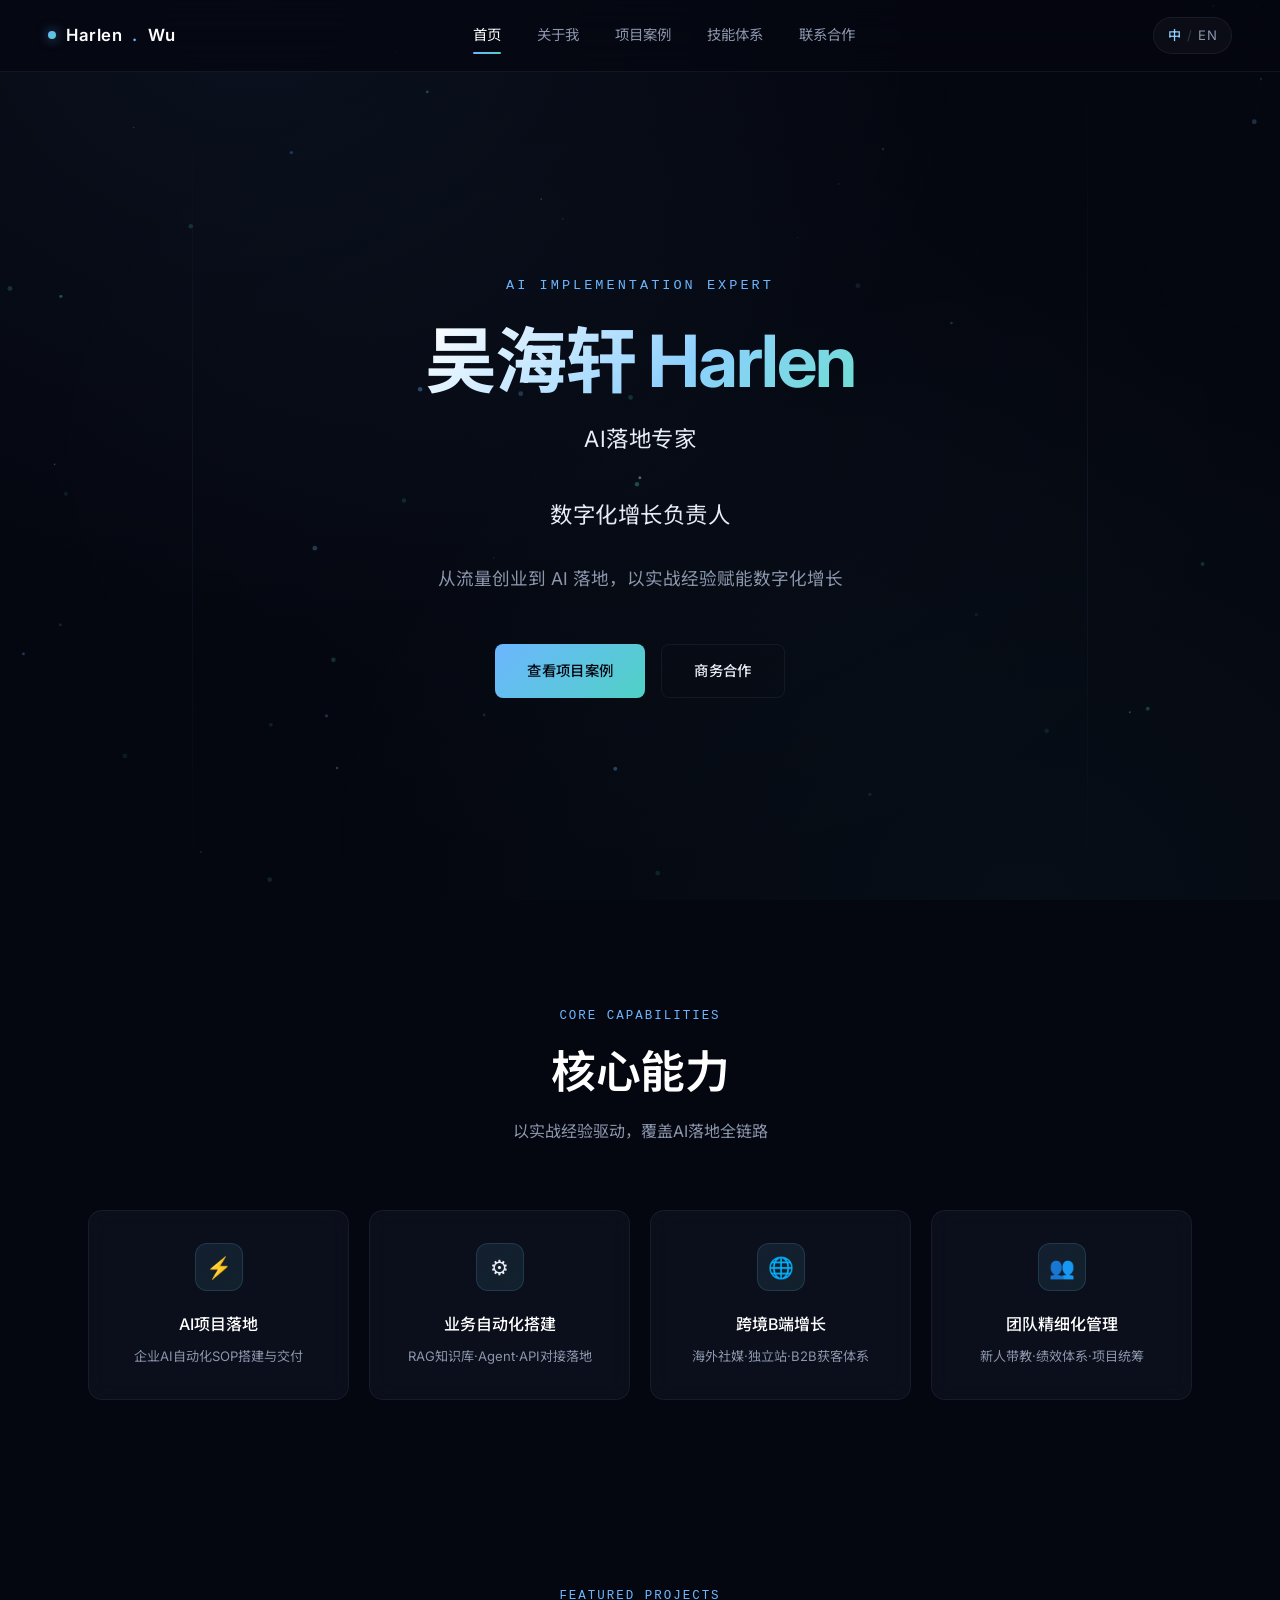
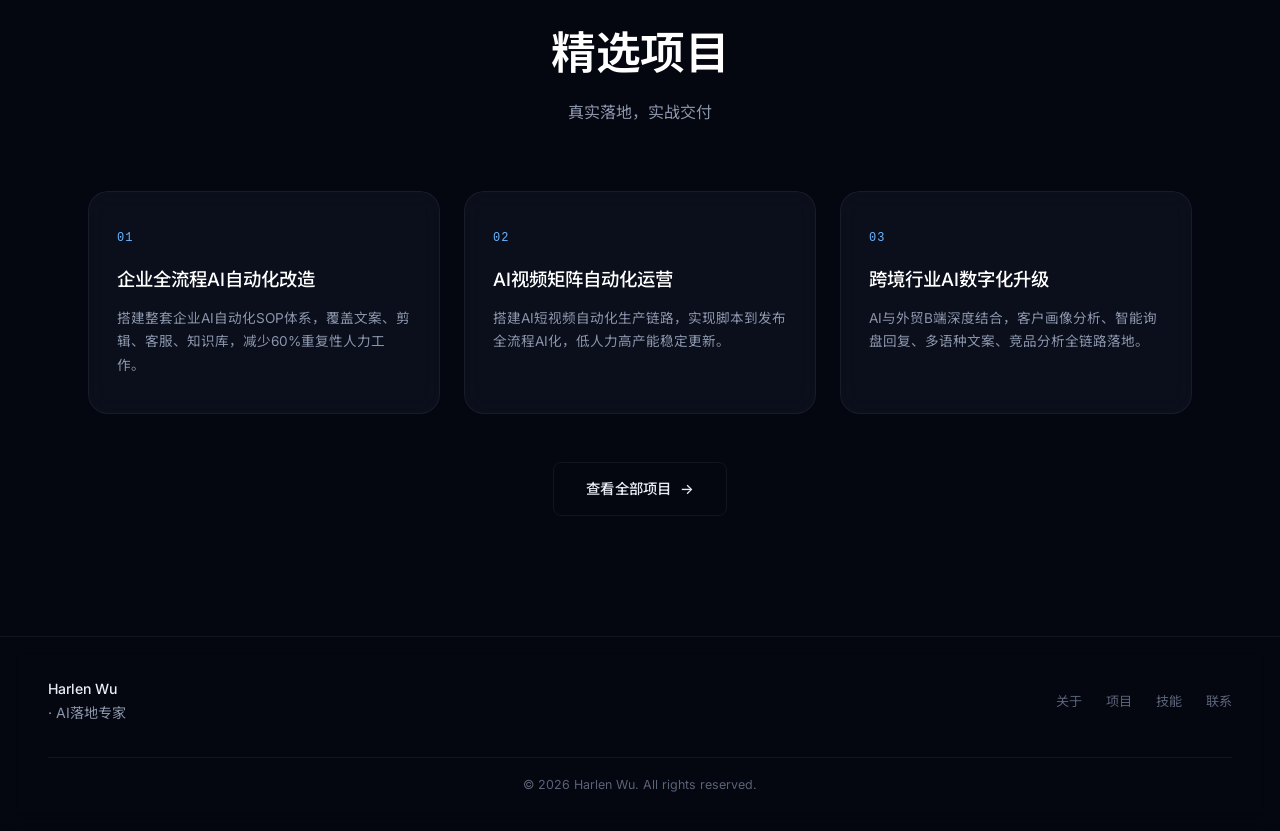
<file: index.html>
<!DOCTYPE html>
<html lang="zh">
<head>
  <meta charset="UTF-8">
  <meta name="viewport" content="width=device-width, initial-scale=1.0">
  <title>吴海轩 Harlen | AI落地专家 · 数字化增长负责人</title>
  <meta name="description" content="吴海轩（Harlen），AI落地专家与数字化增长负责人。专注企业AI自动化落地、业务流程改造、跨境数字化升级。从流量创业到AI落地，以实战经验赋能数字化增长。">
  <meta name="keywords" content="AI落地,数字化增长,企业AI自动化,跨境数字化,AI Agent,RAG知识库,吴海轩,Harlen">
  <meta property="og:title" content="吴海轩 Harlen | AI落地专家 · 数字化增长负责人">
  <meta property="og:description" content="从流量创业到AI落地，以实战经验赋能数字化增长">
  <meta property="og:type" content="website">
  <link rel="preconnect" href="https://fonts.googleapis.com">
  <link rel="preconnect" href="https://fonts.gstatic.com" crossorigin>
  <link href="https://fonts.googleapis.com/css2?family=Inter:wght@300;400;500;600;700&family=Noto+Sans+SC:wght@300;400;500;600;700&display=swap" rel="stylesheet">
  <link rel="stylesheet" href="css/style.css">
</head>
<body>
  <canvas id="particle-canvas"></canvas>
  <div class="bg-gradient-overlay"></div>

  <!-- Navigation -->
  <nav class="navbar">
    <a href="index.html" class="nav-brand">
      <span class="brand-dot"></span>
      Harlen<span style="color:var(--accent-ice);">.</span>Wu
    </a>
    <ul class="nav-links">
      <li><a href="index.html" data-cn="首页" data-en="Home">首页</a></li>
      <li><a href="about.html" data-cn="关于我" data-en="About">关于我</a></li>
      <li><a href="projects.html" data-cn="项目案例" data-en="Projects">项目案例</a></li>
      <li><a href="skills.html" data-cn="技能体系" data-en="Skills">技能体系</a></li>
      <li><a href="contact.html" data-cn="联系合作" data-en="Contact">联系合作</a></li>
    </ul>
    <div class="nav-right">
      <div class="lang-toggle">
        <span class="lang-cn">中</span>
        <span style="opacity:0.3;">/</span>
        <span class="lang-en">EN</span>
      </div>
      <div class="hamburger">
        <span></span><span></span><span></span>
      </div>
    </div>
  </nav>

  <!-- Page Content -->
  <div class="page-wrapper">
    <!-- Hero Section -->
    <section class="hero">
      <div class="hero-bg-lines"></div>
      <div class="hero-content">
        <p class="hero-greeting" data-cn="AI Implementation Expert" data-en="AI Implementation Expert">AI Implementation Expert</p>
        <h1 class="hero-name">吴海轩 Harlen</h1>
        <p class="hero-title">
          <span data-cn="AI落地专家" data-en="AI Implementation Expert">AI落地专家</span>
          <span style="margin:0 12px;color:var(--text-muted);">·</span>
          <span data-cn="数字化增长负责人" data-en="Digital Growth Leader">数字化增长负责人</span>
        </p>
        <p class="hero-slogan" data-cn="从流量创业到 AI 落地，以实战经验赋能数字化增长" data-en="From traffic entrepreneurship to AI implementation, empowering digital growth with practical experience">
          从流量创业到 AI 落地，以实战经验赋能数字化增长
        </p>
        <div class="hero-cta">
          <a href="projects.html" class="btn btn-primary">
            <span data-cn="查看项目案例" data-en="View Projects">查看项目案例</span>
          </a>
          <a href="contact.html" class="btn btn-ghost">
            <span data-cn="商务合作" data-en="Contact Me">商务合作</span>
          </a>
        </div>
      </div>
    </section>

    <!-- Core Capabilities -->
    <section class="capabilities">
      <div class="container">
        <div class="section-header reveal">
          <span class="section-tag">CORE CAPABILITIES</span>
          <h2 class="section-title" data-cn="核心能力" data-en="Core Capabilities">核心能力</h2>
          <p class="section-subtitle" data-cn="以实战经验驱动，覆盖AI落地全链路" data-en="Driven by practical experience, covering the full AI implementation chain">
            以实战经验驱动，覆盖AI落地全链路
          </p>
        </div>
        <div class="capability-grid">
          <div class="capability-card reveal reveal-delay-1">
            <div class="capability-icon">⚡</div>
            <h3 data-cn="AI项目落地" data-en="AI Implementation">AI项目落地</h3>
            <p data-cn="企业AI自动化SOP搭建与交付" data-en="Enterprise AI automation SOP design & delivery">企业AI自动化SOP搭建与交付</p>
          </div>
          <div class="capability-card reveal reveal-delay-2">
            <div class="capability-icon">⚙</div>
            <h3 data-cn="业务自动化搭建" data-en="Business Automation">业务自动化搭建</h3>
            <p data-cn="RAG知识库·Agent·API对接落地" data-en="RAG knowledge base · Agent · API integration">RAG知识库·Agent·API对接落地</p>
          </div>
          <div class="capability-card reveal reveal-delay-3">
            <div class="capability-icon">🌐</div>
            <h3 data-cn="跨境B端增长" data-en="Cross-Border Growth">跨境B端增长</h3>
            <p data-cn="海外社媒·独立站·B2B获客体系" data-en="Social media · DTC site · B2B acquisition">海外社媒·独立站·B2B获客体系</p>
          </div>
          <div class="capability-card reveal reveal-delay-4">
            <div class="capability-icon">👥</div>
            <h3 data-cn="团队精细化管理" data-en="Team Management">团队精细化管理</h3>
            <p data-cn="新人带教·绩效体系·项目统筹" data-en="Training · KPI systems · Project management">新人带教·绩效体系·项目统筹</p>
          </div>
        </div>
      </div>
    </section>

    <!-- Project Preview -->
    <section class="project-preview">
      <div class="container">
        <div class="section-header reveal">
          <span class="section-tag">FEATURED PROJECTS</span>
          <h2 class="section-title" data-cn="精选项目" data-en="Featured Projects">精选项目</h2>
          <p class="section-subtitle" data-cn="真实落地，实战交付" data-en="Real implementation, practical delivery">
            真实落地，实战交付
          </p>
        </div>
        <div class="preview-grid">
          <div class="preview-card reveal reveal-delay-1">
            <div class="proj-number">01</div>
            <h3 data-cn="企业全流程AI自动化改造" data-en="Full-Process AI Automation">企业全流程AI自动化改造</h3>
            <p data-cn="搭建整套企业AI自动化SOP体系，覆盖文案、剪辑、客服、知识库，减少60%重复性人力工作。" data-en="Built full enterprise AI automation SOP, covering copywriting, editing, CS, knowledge base — reduced repetitive labor by 60%.">
              搭建整套企业AI自动化SOP体系，覆盖文案、剪辑、客服、知识库，减少60%重复性人力工作。
            </p>
          </div>
          <div class="preview-card reveal reveal-delay-2">
            <div class="proj-number">02</div>
            <h3 data-cn="AI视频矩阵自动化运营" data-en="AI Video Matrix Automation">AI视频矩阵自动化运营</h3>
            <p data-cn="搭建AI短视频自动化生产链路，实现脚本到发布全流程AI化，低人力高产能稳定更新。" data-en="Built automated AI video production pipeline — script to publish, low labor & high output.">
              搭建AI短视频自动化生产链路，实现脚本到发布全流程AI化，低人力高产能稳定更新。
            </p>
          </div>
          <div class="preview-card reveal reveal-delay-3">
            <div class="proj-number">03</div>
            <h3 data-cn="跨境行业AI数字化升级" data-en="Cross-Border AI Digital Upgrade">跨境行业AI数字化升级</h3>
            <p data-cn="AI与外贸B端深度结合，客户画像分析、智能询盘回复、多语种文案、竞品分析全链路落地。" data-en="AI + B2B foreign trade: customer analysis, smart inquiry, multilingual copy, competitor analysis.">
              AI与外贸B端深度结合，客户画像分析、智能询盘回复、多语种文案、竞品分析全链路落地。
            </p>
          </div>
        </div>
        <div class="preview-cta reveal">
          <a href="projects.html" class="btn btn-ghost">
            <span data-cn="查看全部项目" data-en="View All Projects">查看全部项目</span>
            <span>→</span>
          </a>
        </div>
      </div>
    </section>
  </div>

  <!-- Footer -->
  <footer class="footer">
    <div class="footer-content">
      <div class="footer-brand">
        <span class="brand-name">Harlen Wu</span> <span data-cn="· AI落地专家" data-en="· AI Implementation Expert">· AI落地专家</span>
      </div>
      <ul class="footer-links">
        <li><a href="about.html" data-cn="关于" data-en="About">关于</a></li>
        <li><a href="projects.html" data-cn="项目" data-en="Projects">项目</a></li>
        <li><a href="skills.html" data-cn="技能" data-en="Skills">技能</a></li>
        <li><a href="contact.html" data-cn="联系" data-en="Contact">联系</a></li>
      </ul>
      <p class="footer-copy">© 2026 Harlen Wu. All rights reserved.</p>
    </div>
  </footer>

  <script src="js/main.js"></script>
</body>
</html>
</file>
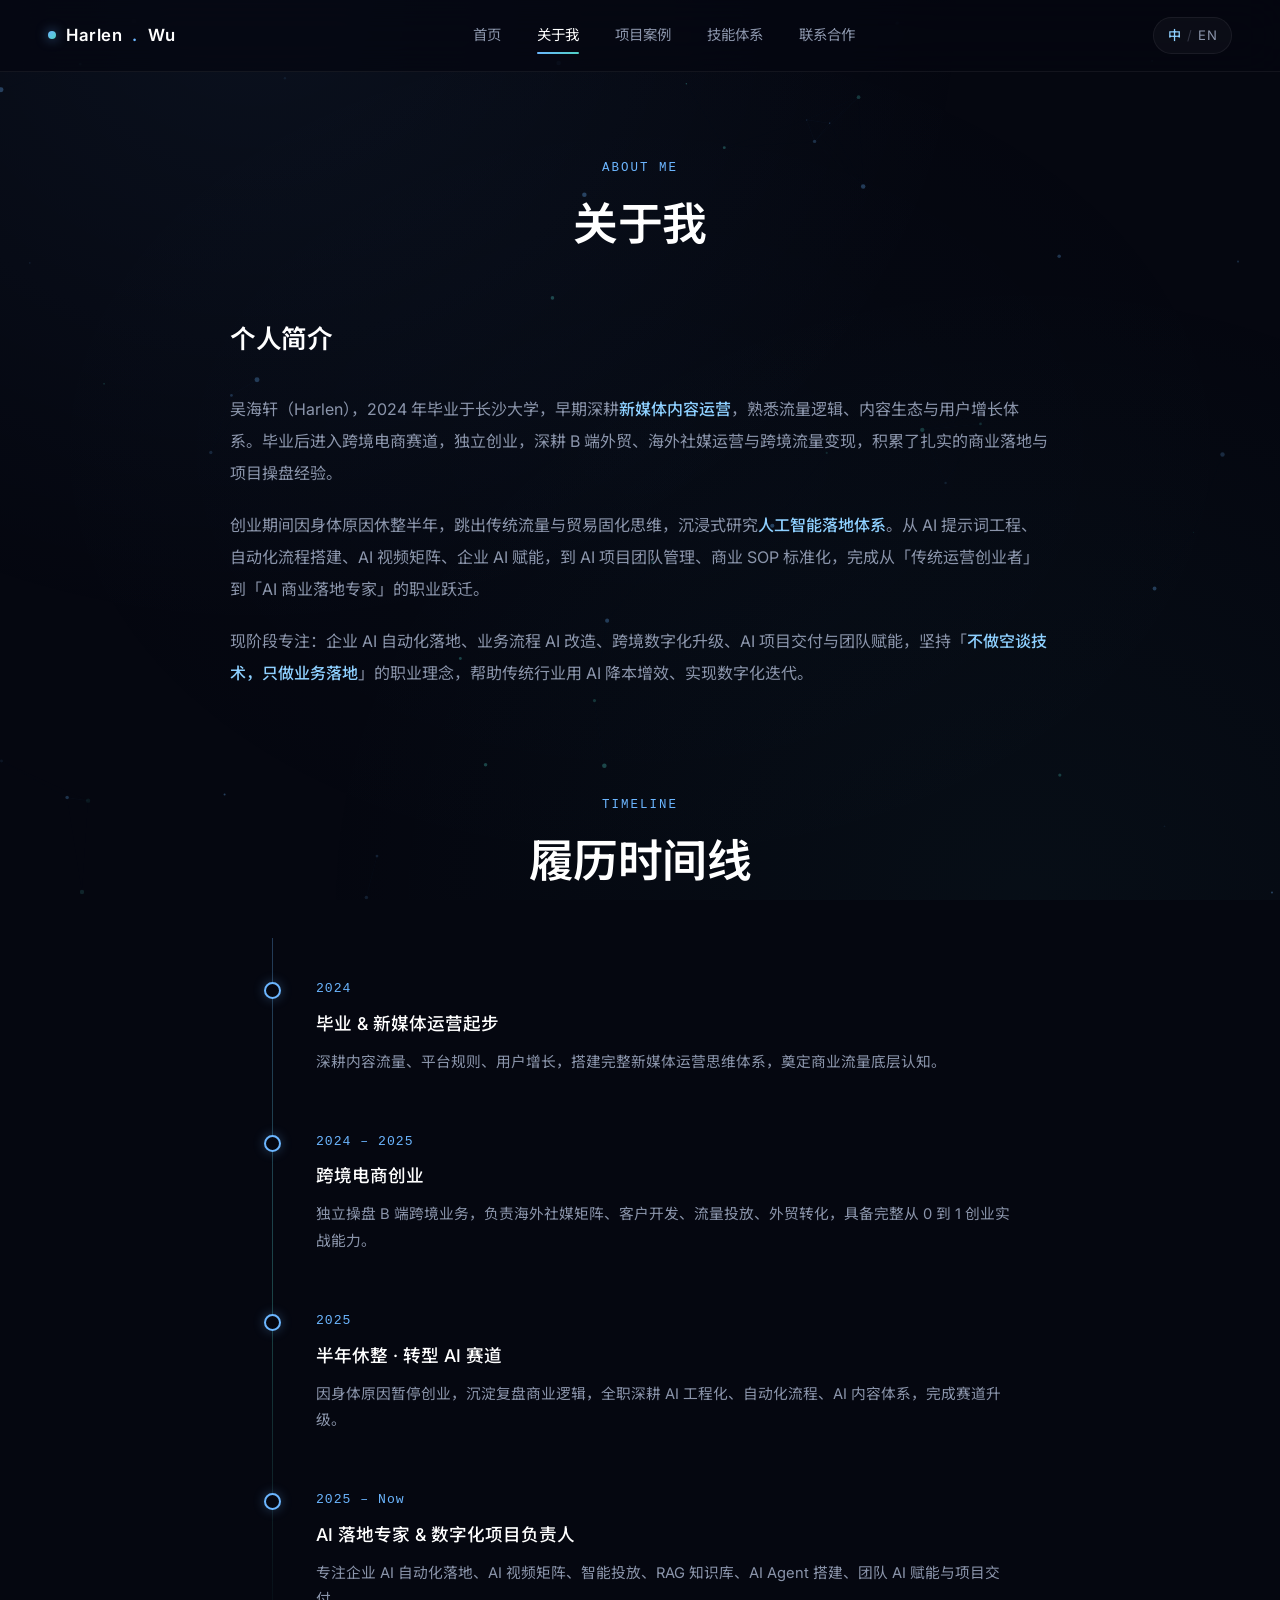
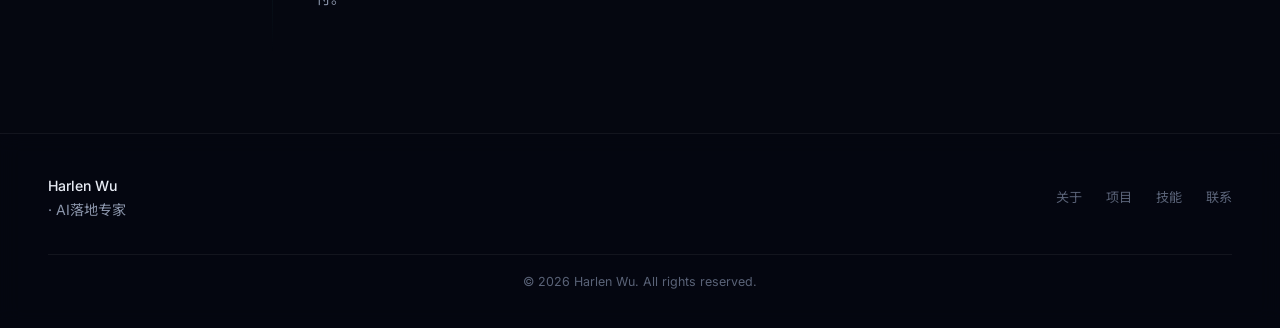
<file: about.html>
<!DOCTYPE html>
<html lang="zh">
<head>
  <meta charset="UTF-8">
  <meta name="viewport" content="width=device-width, initial-scale=1.0">
  <title>关于我 About | 吴海轩 Harlen</title>
  <meta name="description" content="吴海轩（Harlen），2024年毕业于长沙大学。从新媒体运营到跨境电商创业，再到AI落地专家，完成从传统运营到AI商业落地的职业跃迁。">
  <link rel="preconnect" href="https://fonts.googleapis.com">
  <link rel="preconnect" href="https://fonts.gstatic.com" crossorigin>
  <link href="https://fonts.googleapis.com/css2?family=Inter:wght@300;400;500;600;700&family=Noto+Sans+SC:wght@300;400;500;600;700&display=swap" rel="stylesheet">
  <link rel="stylesheet" href="css/style.css">
</head>
<body>
  <canvas id="particle-canvas"></canvas>
  <div class="bg-gradient-overlay"></div>

  <!-- Navigation -->
  <nav class="navbar">
    <a href="index.html" class="nav-brand">
      <span class="brand-dot"></span>
      Harlen<span style="color:var(--accent-ice);">.</span>Wu
    </a>
    <ul class="nav-links">
      <li><a href="index.html" data-cn="首页" data-en="Home">首页</a></li>
      <li><a href="about.html" data-cn="关于我" data-en="About">关于我</a></li>
      <li><a href="projects.html" data-cn="项目案例" data-en="Projects">项目案例</a></li>
      <li><a href="skills.html" data-cn="技能体系" data-en="Skills">技能体系</a></li>
      <li><a href="contact.html" data-cn="联系合作" data-en="Contact">联系合作</a></li>
    </ul>
    <div class="nav-right">
      <div class="lang-toggle">
        <span class="lang-cn">中</span>
        <span style="opacity:0.3;">/</span>
        <span class="lang-en">EN</span>
      </div>
      <div class="hamburger">
        <span></span><span></span><span></span>
      </div>
    </div>
  </nav>

  <!-- Page Content -->
  <div class="page-wrapper">
    <section class="about-section">
      <div class="container">
        <div class="section-header reveal">
          <span class="section-tag">ABOUT ME</span>
          <h2 class="section-title" data-cn="关于我" data-en="About Me">关于我</h2>
        </div>

        <!-- Bio -->
        <div class="about-intro reveal">
          <h2 data-cn="个人简介" data-en="Introduction">个人简介</h2>

          <!-- Chinese Bio -->
          <div data-cn>
            <p>吴海轩（Harlen），2024 年毕业于长沙大学，早期深耕<span class="keyword">新媒体内容运营</span>，熟悉流量逻辑、内容生态与用户增长体系。毕业后进入跨境电商赛道，独立创业，深耕 B 端外贸、海外社媒运营与跨境流量变现，积累了扎实的商业落地与项目操盘经验。</p>
            <p>创业期间因身体原因休整半年，跳出传统流量与贸易固化思维，沉浸式研究<span class="keyword">人工智能落地体系</span>。从 AI 提示词工程、自动化流程搭建、AI 视频矩阵、企业 AI 赋能，到 AI 项目团队管理、商业 SOP 标准化，完成从「传统运营创业者」到「AI 商业落地专家」的职业跃迁。</p>
            <p>现阶段专注：企业 AI 自动化落地、业务流程 AI 改造、跨境数字化升级、AI 项目交付与团队赋能，坚持「<span class="keyword">不做空谈技术，只做业务落地</span>」的职业理念，帮助传统行业用 AI 降本增效、实现数字化迭代。</p>
          </div>

          <!-- English Bio -->
          <div data-en>
            <p><span class="keyword">Harlen Wu</span>, graduated from Changsha University in 2024. He started his career in new media operation and quickly mastered traffic growth and content operation systems. After graduation, he started his cross-border e-commerce business and accumulated rich experience in overseas social media operation, B2B trade and commercial project delivery.</p>
            <p>Due to physical health reasons, he took a half-year break during his entrepreneurial period. During this period, he deeply studied <span class="keyword">artificial intelligence application systems</span>. He completed a career transformation from a traditional operation entrepreneur to a professional AI business implementation expert.</p>
            <p>Currently focusing on enterprise AI automation transformation, business process optimization, cross-border digital upgrading and AI team empowerment. He adheres to <span class="keyword">practical landing logic</span> and helps enterprises reduce costs and improve efficiency through AI technology.</p>
          </div>
        </div>

        <!-- Timeline -->
        <div style="margin-top:100px;" class="reveal">
          <div class="section-header" style="margin-bottom:48px;">
            <span class="section-tag">TIMELINE</span>
            <h2 class="section-title" data-cn="履历时间线" data-en="Career Timeline">履历时间线</h2>
          </div>

          <div class="timeline">
            <div class="timeline-item">
              <div class="timeline-dot"></div>
              <div class="timeline-year">2024</div>
              <h3 class="timeline-title" data-cn="毕业 & 新媒体运营起步" data-en="Graduation & New Media Operation">毕业 & 新媒体运营起步</h3>
              <p class="timeline-desc" data-cn="深耕内容流量、平台规则、用户增长，搭建完整新媒体运营思维体系，奠定商业流量底层认知。" data-en="Mastered content operation, traffic logic and user growth, built solid basic business thinking.">
                深耕内容流量、平台规则、用户增长，搭建完整新媒体运营思维体系，奠定商业流量底层认知。
              </p>
            </div>

            <div class="timeline-item">
              <div class="timeline-dot"></div>
              <div class="timeline-year">2024 – 2025</div>
              <h3 class="timeline-title" data-cn="跨境电商创业" data-en="Cross-Border E-commerce Entrepreneurship">跨境电商创业</h3>
              <p class="timeline-desc" data-cn="独立操盘 B 端跨境业务，负责海外社媒矩阵、客户开发、流量投放、外贸转化，具备完整从 0 到 1 创业实战能力。" data-en="Independently operated cross-border B2B business, responsible for overseas traffic, social media marketing and foreign trade conversion.">
                独立操盘 B 端跨境业务，负责海外社媒矩阵、客户开发、流量投放、外贸转化，具备完整从 0 到 1 创业实战能力。
              </p>
            </div>

            <div class="timeline-item">
              <div class="timeline-dot"></div>
              <div class="timeline-year">2025</div>
              <h3 class="timeline-title" data-cn="半年休整 · 转型 AI 赛道" data-en="Half-Year Break · AI Transition">半年休整 · 转型 AI 赛道</h3>
              <p class="timeline-desc" data-cn="因身体原因暂停创业，沉淀复盘商业逻辑，全职深耕 AI 工程化、自动化流程、AI 内容体系，完成赛道升级。" data-en="Took a half-year rest for health reasons, deeply studied AI technology and commercial landing systems, and completed career iteration.">
                因身体原因暂停创业，沉淀复盘商业逻辑，全职深耕 AI 工程化、自动化流程、AI 内容体系，完成赛道升级。
              </p>
            </div>

            <div class="timeline-item">
              <div class="timeline-dot"></div>
              <div class="timeline-year">2025 – Now</div>
              <h3 class="timeline-title" data-cn="AI 落地专家 & 数字化项目负责人" data-en="AI Implementation Expert & Digital Project Lead">AI 落地专家 & 数字化项目负责人</h3>
              <p class="timeline-desc" data-cn="专注企业 AI 自动化落地、AI 视频矩阵、智能投放、RAG 知识库、AI Agent 搭建、团队 AI 赋能与项目交付。" data-en="Focus on enterprise AI automation, AI system construction, digital transformation and AI project delivery.">
                专注企业 AI 自动化落地、AI 视频矩阵、智能投放、RAG 知识库、AI Agent 搭建、团队 AI 赋能与项目交付。
              </p>
            </div>
          </div>
        </div>
      </div>
    </section>
  </div>

  <!-- Footer -->
  <footer class="footer">
    <div class="footer-content">
      <div class="footer-brand">
        <span class="brand-name">Harlen Wu</span> <span data-cn="· AI落地专家" data-en="· AI Implementation Expert">· AI落地专家</span>
      </div>
      <ul class="footer-links">
        <li><a href="about.html" data-cn="关于" data-en="About">关于</a></li>
        <li><a href="projects.html" data-cn="项目" data-en="Projects">项目</a></li>
        <li><a href="skills.html" data-cn="技能" data-en="Skills">技能</a></li>
        <li><a href="contact.html" data-cn="联系" data-en="Contact">联系</a></li>
      </ul>
      <p class="footer-copy">© 2026 Harlen Wu. All rights reserved.</p>
    </div>
  </footer>

  <script src="js/main.js"></script>
</body>
</html>
</file>
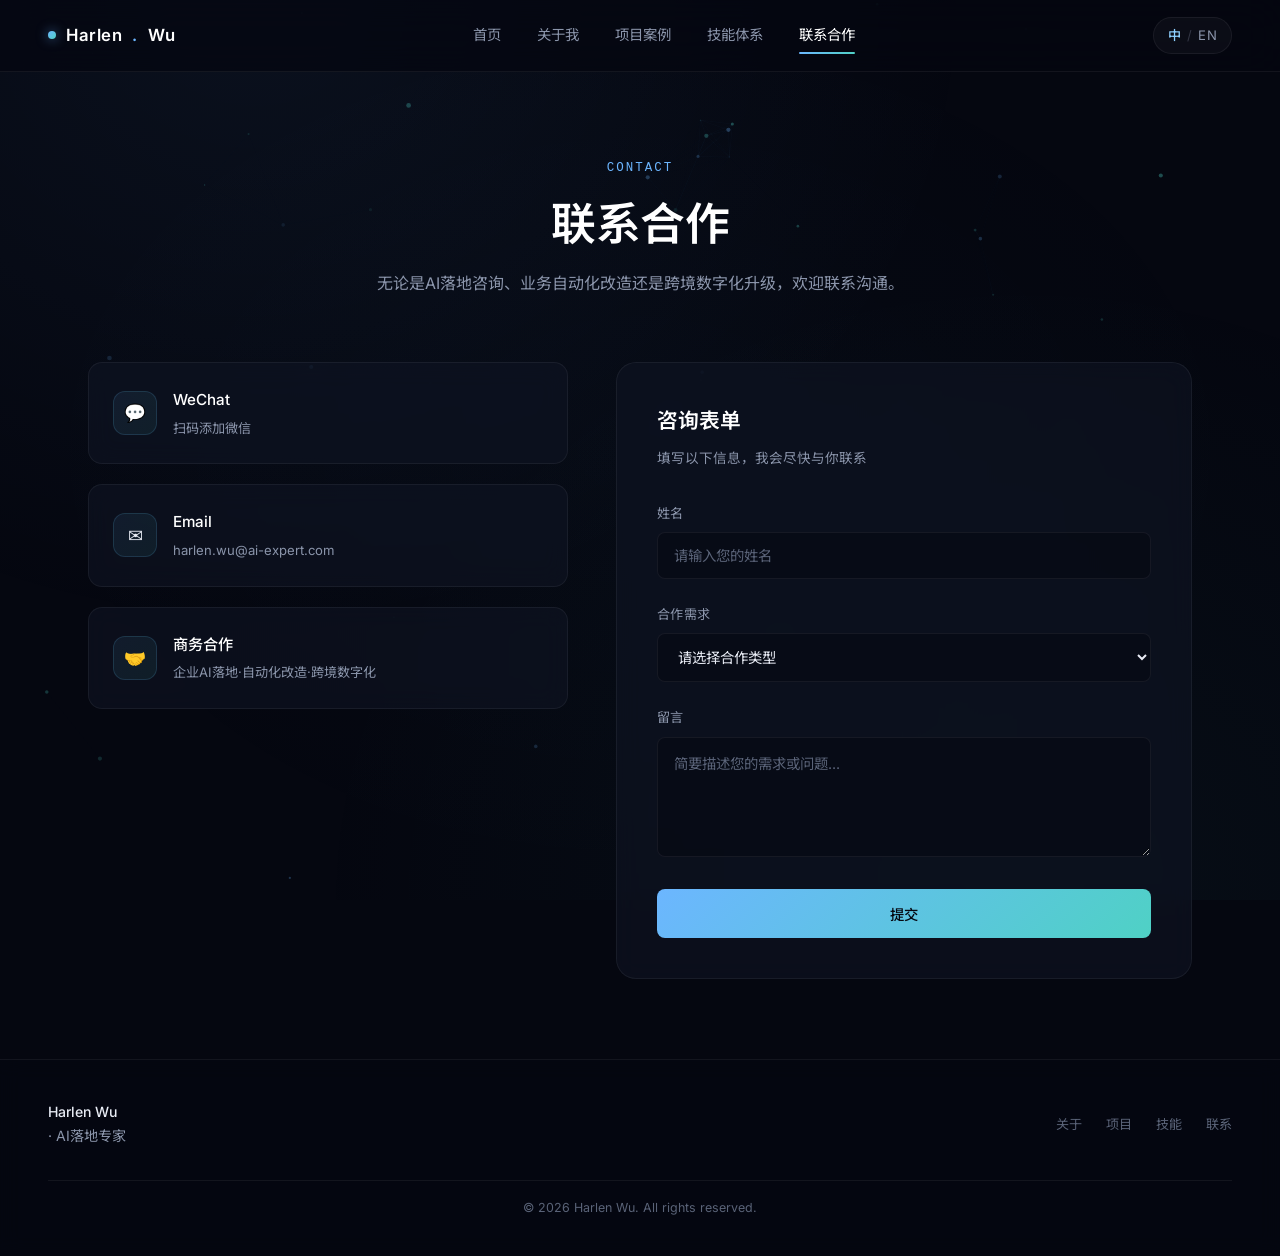
<file: contact.html>
<!DOCTYPE html>
<html lang="zh">
<head>
  <meta charset="UTF-8">
  <meta name="viewport" content="width=device-width, initial-scale=1.0">
  <title>联系合作 Contact | 吴海轩 Harlen</title>
  <meta name="description" content="联系吴海轩（Harlen）进行商务合作。AI落地专家，专注企业AI自动化落地、业务流程改造、跨境数字化升级。">
  <link rel="preconnect" href="https://fonts.googleapis.com">
  <link rel="preconnect" href="https://fonts.gstatic.com" crossorigin>
  <link href="https://fonts.googleapis.com/css2?family=Inter:wght@300;400;500;600;700&family=Noto+Sans+SC:wght@300;400;500;600;700&display=swap" rel="stylesheet">
  <link rel="stylesheet" href="css/style.css">
</head>
<body>
  <canvas id="particle-canvas"></canvas>
  <div class="bg-gradient-overlay"></div>

  <!-- Navigation -->
  <nav class="navbar">
    <a href="index.html" class="nav-brand">
      <span class="brand-dot"></span>
      Harlen<span style="color:var(--accent-ice);">.</span>Wu
    </a>
    <ul class="nav-links">
      <li><a href="index.html" data-cn="首页" data-en="Home">首页</a></li>
      <li><a href="about.html" data-cn="关于我" data-en="About">关于我</a></li>
      <li><a href="projects.html" data-cn="项目案例" data-en="Projects">项目案例</a></li>
      <li><a href="skills.html" data-cn="技能体系" data-en="Skills">技能体系</a></li>
      <li><a href="contact.html" data-cn="联系合作" data-en="Contact">联系合作</a></li>
    </ul>
    <div class="nav-right">
      <div class="lang-toggle">
        <span class="lang-cn">中</span>
        <span style="opacity:0.3;">/</span>
        <span class="lang-en">EN</span>
      </div>
      <div class="hamburger">
        <span></span><span></span><span></span>
      </div>
    </div>
  </nav>

  <!-- Page Content -->
  <div class="page-wrapper">
    <section class="contact-section">
      <div class="container">
        <div class="section-header reveal">
          <span class="section-tag">CONTACT</span>
          <h2 class="section-title" data-cn="联系合作" data-en="Get in Touch">联系合作</h2>
          <p class="section-subtitle" data-cn="无论是AI落地咨询、业务自动化改造还是跨境数字化升级，欢迎联系沟通。" data-en="Whether it's AI implementation consulting, automation transformation, or cross-border digital upgrade — let's talk.">
            无论是AI落地咨询、业务自动化改造还是跨境数字化升级，欢迎联系沟通。
          </p>
        </div>

        <div class="contact-grid">
          <!-- Contact Channels -->
          <div class="contact-channels reveal">
            <div class="contact-channel">
              <div class="contact-channel-icon">💬</div>
              <div class="contact-channel-info">
                <h4>WeChat</h4>
                <p data-cn="扫码添加微信" data-en="Scan to add on WeChat">扫码添加微信</p>
              </div>
            </div>
            <div class="contact-channel">
              <div class="contact-channel-icon">✉</div>
              <div class="contact-channel-info">
                <h4>Email</h4>
                <p>harlen.wu@ai-expert.com</p>
              </div>
            </div>
            <div class="contact-channel">
              <div class="contact-channel-icon">🤝</div>
              <div class="contact-channel-info">
                <h4 data-cn="商务合作" data-en="Business">商务合作</h4>
                <p data-cn="企业AI落地·自动化改造·跨境数字化" data-en="Enterprise AI · Automation · Cross-Border Digital">企业AI落地·自动化改造·跨境数字化</p>
              </div>
            </div>
          </div>

          <!-- Contact Form -->
          <div class="contact-form reveal reveal-delay-1">
            <h3 data-cn="咨询表单" data-en="Inquiry Form">咨询表单</h3>
            <p class="form-subtitle" data-cn="填写以下信息，我会尽快与你联系" data-en="Fill in the form below and I'll get back to you soon">填写以下信息，我会尽快与你联系</p>
            <form>
              <div class="form-group">
                <label data-cn="姓名" data-en="Name">姓名</label>
                <input type="text" name="name" data-cn-placeholder="请输入您的姓名" data-en-placeholder="Your name" placeholder="请输入您的姓名" required>
              </div>
              <div class="form-group">
                <label data-cn="合作需求" data-en="Collaboration Type">合作需求</label>
                <select name="type" required>
                  <option value="" data-cn="请选择合作类型" data-en="Select collaboration type" selected disabled>请选择合作类型</option>
                  <option data-cn="AI自动化落地" data-en="AI Automation Implementation">AI自动化落地</option>
                  <option data-cn="AI视频矩阵" data-en="AI Video Matrix">AI视频矩阵</option>
                  <option data-cn="跨境数字化升级" data-en="Cross-Border Digital Upgrade">跨境数字化升级</option>
                  <option data-cn="团队AI培训" data-en="Team AI Training">团队AI培训</option>
                  <option data-cn="其他" data-en="Other">其他</option>
                </select>
              </div>
              <div class="form-group">
                <label data-cn="留言" data-en="Message">留言</label>
                <textarea name="message" data-cn-placeholder="简要描述您的需求或问题..." data-en-placeholder="Briefly describe your needs or questions..." placeholder="简要描述您的需求或问题..." required></textarea>
              </div>
              <button type="submit" class="btn btn-primary form-submit">
                <span data-cn="提交" data-en="Submit">提交</span>
              </button>
            </form>
          </div>
        </div>
      </div>
    </section>
  </div>

  <!-- Footer -->
  <footer class="footer">
    <div class="footer-content">
      <div class="footer-brand">
        <span class="brand-name">Harlen Wu</span> <span data-cn="· AI落地专家" data-en="· AI Implementation Expert">· AI落地专家</span>
      </div>
      <ul class="footer-links">
        <li><a href="about.html" data-cn="关于" data-en="About">关于</a></li>
        <li><a href="projects.html" data-cn="项目" data-en="Projects">项目</a></li>
        <li><a href="skills.html" data-cn="技能" data-en="Skills">技能</a></li>
        <li><a href="contact.html" data-cn="联系" data-en="Contact">联系</a></li>
      </ul>
      <p class="footer-copy">© 2026 Harlen Wu. All rights reserved.</p>
    </div>
  </footer>

  <script src="js/main.js"></script>
  <script>
    // Handle bilingual placeholders
    function updatePlaceholders() {
      const lang = document.documentElement.lang;
      document.querySelectorAll('[data-cn-placeholder]').forEach(el => {
        el.placeholder = lang === 'zh' ? el.getAttribute('data-cn-placeholder') : el.getAttribute('data-en-placeholder');
      });
      // Select first option text
      document.querySelectorAll('select option').forEach(opt => {
        if (opt.hasAttribute('data-cn')) {
          opt.textContent = lang === 'zh' ? opt.getAttribute('data-cn') : opt.getAttribute('data-en');
        }
      });
    }
    updatePlaceholders();
    // Re-run on language toggle
    const toggle = document.querySelector('.lang-toggle');
    if (toggle) toggle.addEventListener('click', () => setTimeout(updatePlaceholders, 50));
  </script>
</body>
</html>
</file>
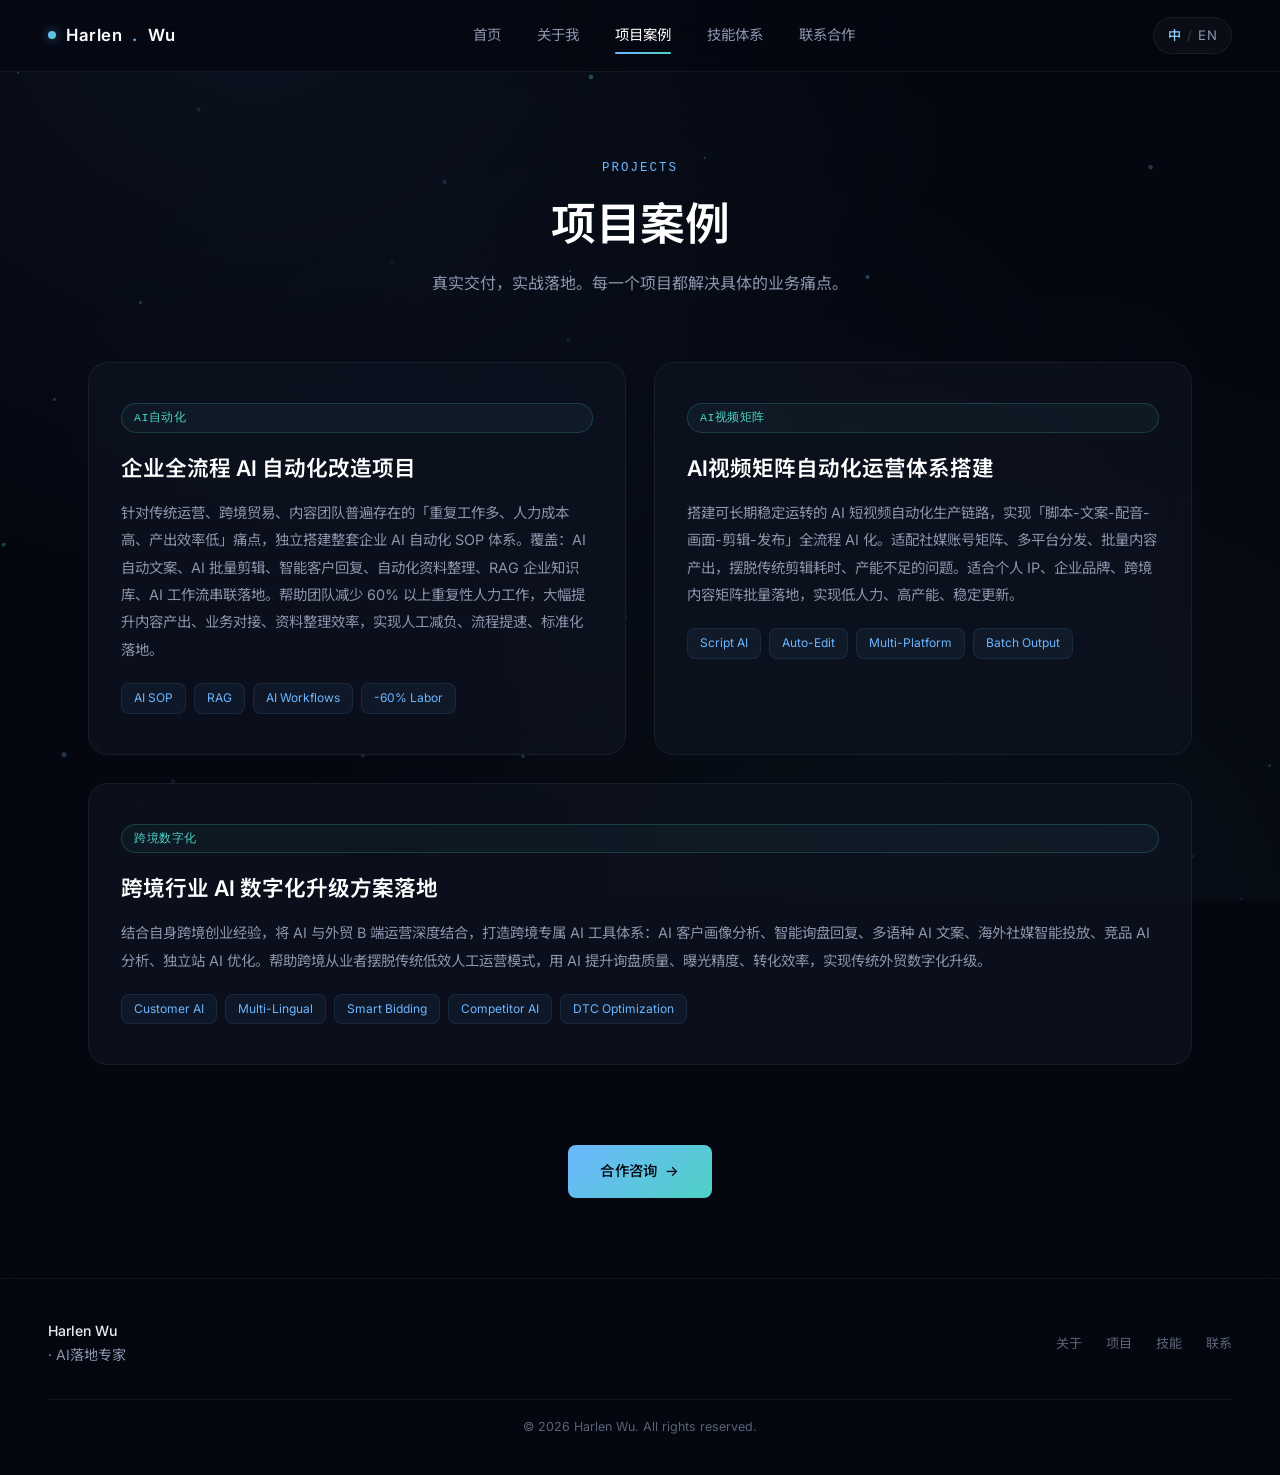
<file: projects.html>
<!DOCTYPE html>
<html lang="zh">
<head>
  <meta charset="UTF-8">
  <meta name="viewport" content="width=device-width, initial-scale=1.0">
  <title>项目案例 Projects | 吴海轩 Harlen</title>
  <meta name="description" content="吴海轩（Harlen）核心落地项目：企业全流程AI自动化改造、AI视频矩阵自动化运营体系、跨境行业AI数字化升级方案。">
  <link rel="preconnect" href="https://fonts.googleapis.com">
  <link rel="preconnect" href="https://fonts.gstatic.com" crossorigin>
  <link href="https://fonts.googleapis.com/css2?family=Inter:wght@300;400;500;600;700&family=Noto+Sans+SC:wght@300;400;500;600;700&display=swap" rel="stylesheet">
  <link rel="stylesheet" href="css/style.css">
</head>
<body>
  <canvas id="particle-canvas"></canvas>
  <div class="bg-gradient-overlay"></div>

  <!-- Navigation -->
  <nav class="navbar">
    <a href="index.html" class="nav-brand">
      <span class="brand-dot"></span>
      Harlen<span style="color:var(--accent-ice);">.</span>Wu
    </a>
    <ul class="nav-links">
      <li><a href="index.html" data-cn="首页" data-en="Home">首页</a></li>
      <li><a href="about.html" data-cn="关于我" data-en="About">关于我</a></li>
      <li><a href="projects.html" data-cn="项目案例" data-en="Projects">项目案例</a></li>
      <li><a href="skills.html" data-cn="技能体系" data-en="Skills">技能体系</a></li>
      <li><a href="contact.html" data-cn="联系合作" data-en="Contact">联系合作</a></li>
    </ul>
    <div class="nav-right">
      <div class="lang-toggle">
        <span class="lang-cn">中</span>
        <span style="opacity:0.3;">/</span>
        <span class="lang-en">EN</span>
      </div>
      <div class="hamburger">
        <span></span><span></span><span></span>
      </div>
    </div>
  </nav>

  <!-- Page Content -->
  <div class="page-wrapper">
    <section class="projects-section">
      <div class="container">
        <div class="section-header reveal">
          <span class="section-tag">PROJECTS</span>
          <h2 class="section-title" data-cn="项目案例" data-en="Project Cases">项目案例</h2>
          <p class="section-subtitle" data-cn="真实交付，实战落地。每一个项目都解决具体的业务痛点。" data-en="Real delivery, practical implementation. Every project solves specific business pain points.">
            真实交付，实战落地。每一个项目都解决具体的业务痛点。
          </p>
        </div>

        <div class="projects-grid">
          <!-- Project 1 -->
          <div class="project-card reveal reveal-delay-1">
            <div class="project-tag" data-cn="AI自动化" data-en="AI Automation">AI自动化</div>
            <h3 data-cn="企业全流程 AI 自动化改造项目" data-en="Full-Process Enterprise AI Automation">企业全流程 AI 自动化改造项目</h3>
            <div data-cn>
              <p>针对传统运营、跨境贸易、内容团队普遍存在的「重复工作多、人力成本高、产出效率低」痛点，独立搭建整套企业 AI 自动化 SOP 体系。覆盖：AI 自动文案、AI 批量剪辑、智能客户回复、自动化资料整理、RAG 企业知识库、AI 工作流串联落地。帮助团队减少 60% 以上重复性人力工作，大幅提升内容产出、业务对接、资料整理效率，实现人工减负、流程提速、标准化落地。</p>
            </div>
            <div data-en>
              <p>Completed full-process AI automation transformation for enterprises, including automatic copywriting, batch AI video editing, intelligent customer service, RAG knowledge base and AI workflow system. Reduced repetitive labor costs by more than 60% and greatly improved team operational efficiency.</p>
            </div>
            <div class="project-highlights">
              <span>AI SOP</span>
              <span>RAG</span>
              <span>AI Workflows</span>
              <span>-60% Labor</span>
            </div>
          </div>

          <!-- Project 2 -->
          <div class="project-card reveal reveal-delay-2">
            <div class="project-tag" data-cn="AI视频矩阵" data-en="AI Video Matrix">AI视频矩阵</div>
            <h3 data-cn="AI视频矩阵自动化运营体系搭建" data-en="AI Video Matrix Automation System">AI视频矩阵自动化运营体系搭建</h3>
            <div data-cn>
              <p>搭建可长期稳定运转的 AI 短视频自动化生产链路，实现「脚本-文案-配音-画面-剪辑-发布」全流程 AI 化。适配社媒账号矩阵、多平台分发、批量内容产出，摆脱传统剪辑耗时、产能不足的问题。适合个人 IP、企业品牌、跨境内容矩阵批量落地，实现低人力、高产能、稳定更新。</p>
            </div>
            <div data-en>
              <p>Built an automated AI video matrix system, realizing full-process AI production from script writing, voiceover, visual generation to automatic editing and publishing. Support multi-platform matrix operation with low labor and high output.</p>
            </div>
            <div class="project-highlights">
              <span>Script AI</span>
              <span>Auto-Edit</span>
              <span>Multi-Platform</span>
              <span>Batch Output</span>
            </div>
          </div>

          <!-- Project 3 (Wide) -->
          <div class="project-card wide reveal reveal-delay-3">
            <div class="project-tag" data-cn="跨境数字化" data-en="Cross-Border Digital">跨境数字化</div>
            <h3 data-cn="跨境行业 AI 数字化升级方案落地" data-en="Cross-Border Industry AI Digital Upgrade">跨境行业 AI 数字化升级方案落地</h3>
            <div data-cn>
              <p>结合自身跨境创业经验，将 AI 与外贸 B 端运营深度结合，打造跨境专属 AI 工具体系：AI 客户画像分析、智能询盘回复、多语种 AI 文案、海外社媒智能投放、竞品 AI 分析、独立站 AI 优化。帮助跨境从业者摆脱传统低效人工运营模式，用 AI 提升询盘质量、曝光精度、转化效率，实现传统外贸数字化升级。</p>
            </div>
            <div data-en>
              <p>Combined cross-border entrepreneurship experience with AI technology, built exclusive AI digital solutions for foreign trade industry, including AI customer analysis, multilingual copywriting, intelligent marketing and competitor analysis, helping traditional cross-border business upgrade digitally.</p>
            </div>
            <div class="project-highlights">
              <span>Customer AI</span>
              <span>Multi-Lingual</span>
              <span>Smart Bidding</span>
              <span>Competitor AI</span>
              <span>DTC Optimization</span>
            </div>
          </div>
        </div>

        <div class="preview-cta reveal mt-80">
          <a href="contact.html" class="btn btn-primary">
            <span data-cn="合作咨询" data-en="Start a Collaboration">合作咨询</span>
            <span>→</span>
          </a>
        </div>
      </div>
    </section>
  </div>

  <!-- Footer -->
  <footer class="footer">
    <div class="footer-content">
      <div class="footer-brand">
        <span class="brand-name">Harlen Wu</span> <span data-cn="· AI落地专家" data-en="· AI Implementation Expert">· AI落地专家</span>
      </div>
      <ul class="footer-links">
        <li><a href="about.html" data-cn="关于" data-en="About">关于</a></li>
        <li><a href="projects.html" data-cn="项目" data-en="Projects">项目</a></li>
        <li><a href="skills.html" data-cn="技能" data-en="Skills">技能</a></li>
        <li><a href="contact.html" data-cn="联系" data-en="Contact">联系</a></li>
      </ul>
      <p class="footer-copy">© 2026 Harlen Wu. All rights reserved.</p>
    </div>
  </footer>

  <script src="js/main.js"></script>
</body>
</html>
</file>
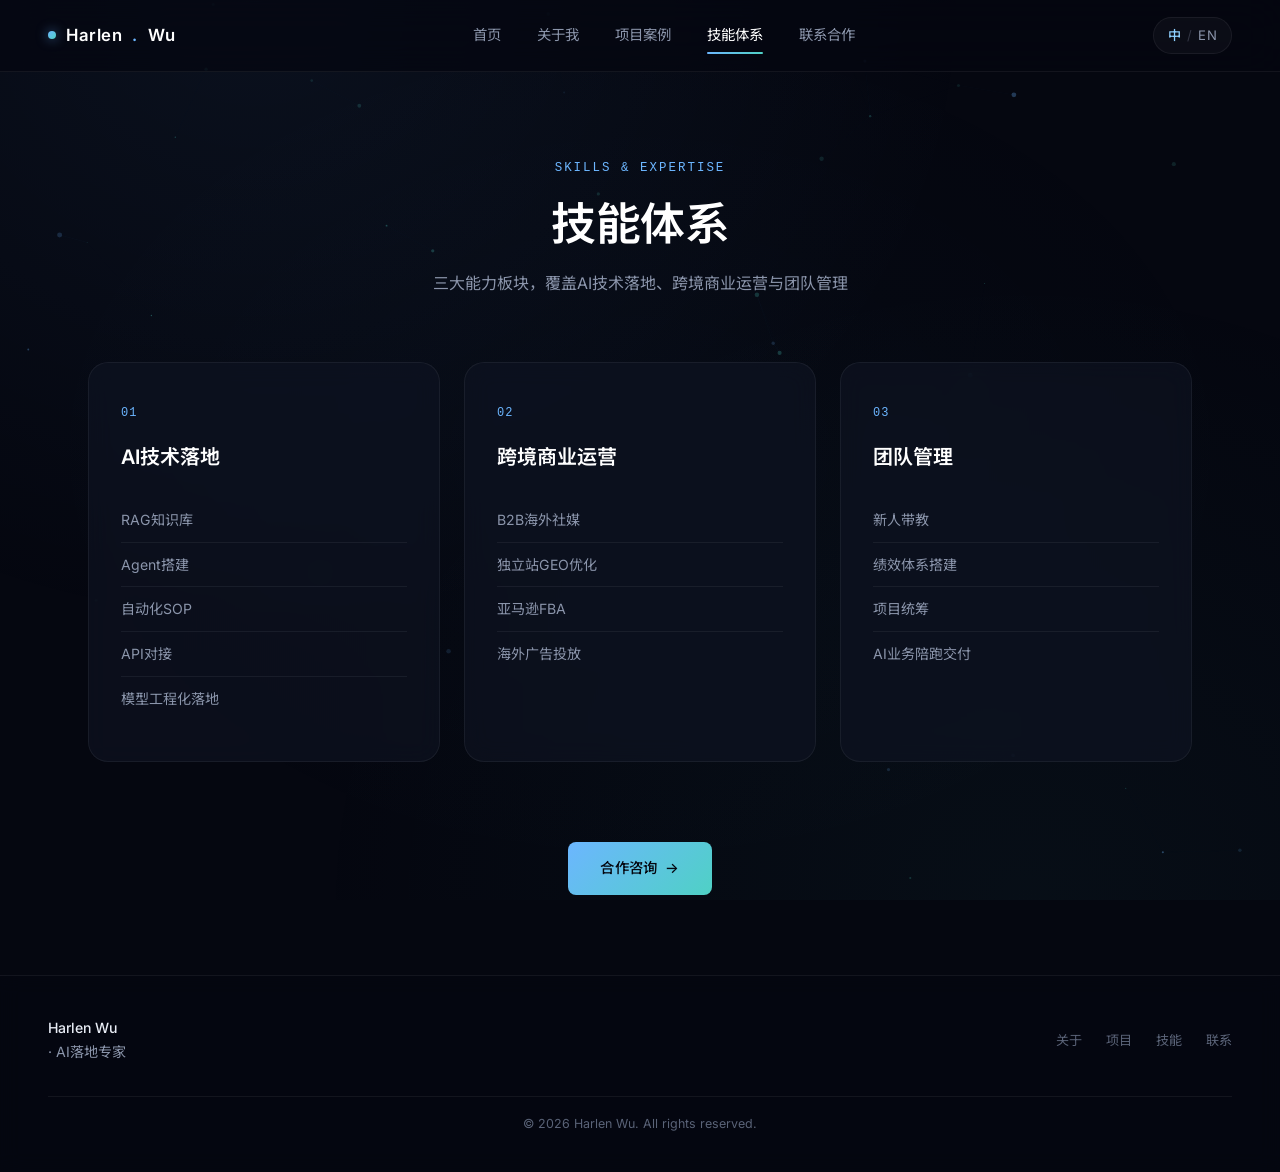
<file: skills.html>
<!DOCTYPE html>
<html lang="zh">
<head>
  <meta charset="UTF-8">
  <meta name="viewport" content="width=device-width, initial-scale=1.0">
  <title>技能体系 Skills | 吴海轩 Harlen</title>
  <meta name="description" content="吴海轩（Harlen）技能体系：AI技术落地（RAG知识库、Agent搭建、自动化SOP、API对接）、跨境商业运营（B2B海外社媒、独立站GEO、亚马逊FBA、海外广告投放）、团队管理（新人带教、绩效体系、项目统筹、AI业务陪跑）。">
  <link rel="preconnect" href="https://fonts.googleapis.com">
  <link rel="preconnect" href="https://fonts.gstatic.com" crossorigin>
  <link href="https://fonts.googleapis.com/css2?family=Inter:wght@300;400;500;600;700&family=Noto+Sans+SC:wght@300;400;500;600;700&display=swap" rel="stylesheet">
  <link rel="stylesheet" href="css/style.css">
</head>
<body>
  <canvas id="particle-canvas"></canvas>
  <div class="bg-gradient-overlay"></div>

  <!-- Navigation -->
  <nav class="navbar">
    <a href="index.html" class="nav-brand">
      <span class="brand-dot"></span>
      Harlen<span style="color:var(--accent-ice);">.</span>Wu
    </a>
    <ul class="nav-links">
      <li><a href="index.html" data-cn="首页" data-en="Home">首页</a></li>
      <li><a href="about.html" data-cn="关于我" data-en="About">关于我</a></li>
      <li><a href="projects.html" data-cn="项目案例" data-en="Projects">项目案例</a></li>
      <li><a href="skills.html" data-cn="技能体系" data-en="Skills">技能体系</a></li>
      <li><a href="contact.html" data-cn="联系合作" data-en="Contact">联系合作</a></li>
    </ul>
    <div class="nav-right">
      <div class="lang-toggle">
        <span class="lang-cn">中</span>
        <span style="opacity:0.3;">/</span>
        <span class="lang-en">EN</span>
      </div>
      <div class="hamburger">
        <span></span><span></span><span></span>
      </div>
    </div>
  </nav>

  <!-- Page Content -->
  <div class="page-wrapper">
    <section class="skills-section">
      <div class="container">
        <div class="section-header reveal">
          <span class="section-tag">SKILLS & EXPERTISE</span>
          <h2 class="section-title" data-cn="技能体系" data-en="Skills & Expertise">技能体系</h2>
          <p class="section-subtitle" data-cn="三大能力板块，覆盖AI技术落地、跨境商业运营与团队管理" data-en="Three core capability areas: AI implementation, cross-border operations, and team management">
            三大能力板块，覆盖AI技术落地、跨境商业运营与团队管理
          </p>
        </div>

        <div class="skills-grid">
          <!-- Skill Block 1: AI Tech -->
          <div class="skill-block reveal reveal-delay-1">
            <div class="skill-block-num">01</div>
            <h3 data-cn="AI技术落地" data-en="AI Technology Implementation">AI技术落地</h3>
            <ul class="skill-list">
              <li data-cn="RAG知识库" data-en="RAG Knowledge Base">RAG知识库</li>
              <li data-cn="Agent搭建" data-en="Agent Development">Agent搭建</li>
              <li data-cn="自动化SOP" data-en="Automation SOP">自动化SOP</li>
              <li data-cn="API对接" data-en="API Integration">API对接</li>
              <li data-cn="模型工程化落地" data-en="Model Engineering">模型工程化落地</li>
            </ul>
          </div>

          <!-- Skill Block 2: Cross-Border -->
          <div class="skill-block reveal reveal-delay-2">
            <div class="skill-block-num">02</div>
            <h3 data-cn="跨境商业运营" data-en="Cross-Border Operations">跨境商业运营</h3>
            <ul class="skill-list">
              <li data-cn="B2B海外社媒" data-en="B2B Social Media">B2B海外社媒</li>
              <li data-cn="独立站GEO优化" data-en="DTC GEO Optimization">独立站GEO优化</li>
              <li data-cn="亚马逊FBA" data-en="Amazon FBA">亚马逊FBA</li>
              <li data-cn="海外广告投放" data-en="Overseas Ad Campaigns">海外广告投放</li>
            </ul>
          </div>

          <!-- Skill Block 3: Team Management -->
          <div class="skill-block reveal reveal-delay-3">
            <div class="skill-block-num">03</div>
            <h3 data-cn="团队管理" data-en="Team Management">团队管理</h3>
            <ul class="skill-list">
              <li data-cn="新人带教" data-en="Onboarding & Training">新人带教</li>
              <li data-cn="绩效体系搭建" data-en="KPI System Design">绩效体系搭建</li>
              <li data-cn="项目统筹" data-en="Project Coordination">项目统筹</li>
              <li data-cn="AI业务陪跑交付" data-en="AI Business Coaching & Delivery">AI业务陪跑交付</li>
            </ul>
          </div>
        </div>

        <div class="preview-cta reveal mt-80">
          <a href="contact.html" class="btn btn-primary">
            <span data-cn="合作咨询" data-en="Start a Collaboration">合作咨询</span>
            <span>→</span>
          </a>
        </div>
      </div>
    </section>
  </div>

  <!-- Footer -->
  <footer class="footer">
    <div class="footer-content">
      <div class="footer-brand">
        <span class="brand-name">Harlen Wu</span> <span data-cn="· AI落地专家" data-en="· AI Implementation Expert">· AI落地专家</span>
      </div>
      <ul class="footer-links">
        <li><a href="about.html" data-cn="关于" data-en="About">关于</a></li>
        <li><a href="projects.html" data-cn="项目" data-en="Projects">项目</a></li>
        <li><a href="skills.html" data-cn="技能" data-en="Skills">技能</a></li>
        <li><a href="contact.html" data-cn="联系" data-en="Contact">联系</a></li>
      </ul>
      <p class="footer-copy">© 2026 Harlen Wu. All rights reserved.</p>
    </div>
  </footer>

  <script src="js/main.js"></script>
</body>
</html>
</file>
<file: css/style.css>
/* ============================================
   Harlen Wu — AI Expert Personal Brand Site
   Dark Tech Minimalist · Bilingual · Responsive
   ============================================ */

/* ---------- CSS Variables ---------- */
:root {
  --bg-deep: #050710;
  --bg-base: #0a0e1a;
  --bg-card: rgba(16, 21, 36, 0.6);
  --bg-card-hover: rgba(20, 27, 46, 0.8);
  --bg-glass: rgba(255, 255, 255, 0.03);
  --border-subtle: rgba(255, 255, 255, 0.06);
  --border-glow: rgba(100, 200, 255, 0.15);
  --accent-ice: #6cb6ff;
  --accent-ice-bright: #8ed0ff;
  --accent-cyan: #4fd1c5;
  --accent-cyan-bright: #6eddd2;
  --accent-grad: linear-gradient(135deg, #6cb6ff 0%, #4fd1c5 100%);
  --text-primary: #e8ecf5;
  --text-secondary: #8b95ab;
  --text-muted: #5a6378;
  --text-bright: #ffffff;
  --shadow-card: 0 4px 24px rgba(0, 0, 0, 0.4);
  --shadow-card-hover: 0 8px 40px rgba(0, 0, 0, 0.5), 0 0 20px rgba(108, 182, 255, 0.08);
  --shadow-glow: 0 0 24px rgba(108, 182, 255, 0.12);
  --radius-sm: 8px;
  --radius-md: 14px;
  --radius-lg: 20px;
  --radius-xl: 28px;
  --transition: 0.4s cubic-bezier(0.25, 0.46, 0.45, 0.94);
  --transition-slow: 0.6s cubic-bezier(0.25, 0.46, 0.45, 0.94);
  --font-sans: 'Inter', 'PingFang SC', 'Noto Sans SC', 'Microsoft YaHei', sans-serif;
  --font-mono: 'JetBrains Mono', 'Fira Code', monospace;
  --nav-height: 72px;
  --max-width: 1200px;
}

/* ---------- Reset ---------- */
*, *::before, *::after {
  margin: 0;
  padding: 0;
  box-sizing: border-box;
}

html {
  scroll-behavior: smooth;
  font-size: 16px;
  overflow-x: hidden;
}

body {
  font-family: var(--font-sans);
  background: var(--bg-deep);
  color: var(--text-primary);
  line-height: 1.7;
  overflow-x: hidden;
  -webkit-font-smoothing: antialiased;
  -moz-osx-font-smoothing: grayscale;
}

a {
  color: inherit;
  text-decoration: none;
  transition: color var(--transition);
}

img {
  max-width: 100%;
  display: block;
}

/* ---------- Selection ---------- */
::selection {
  background: rgba(108, 182, 255, 0.25);
  color: var(--text-bright);
}

/* ---------- Scrollbar ---------- */
::-webkit-scrollbar {
  width: 6px;
}
::-webkit-scrollbar-track {
  background: var(--bg-deep);
}
::-webkit-scrollbar-thumb {
  background: rgba(100, 200, 255, 0.12);
  border-radius: 3px;
}
::-webkit-scrollbar-thumb:hover {
  background: rgba(100, 200, 255, 0.2);
}

/* ============================================
   Particle Canvas Background
   ============================================ */
#particle-canvas {
  position: fixed;
  top: 0;
  left: 0;
  width: 100%;
  height: 100%;
  z-index: 0;
  pointer-events: none;
  opacity: 0.55;
}

/* Background gradient overlay */
.bg-gradient-overlay {
  position: fixed;
  top: 0;
  left: 0;
  width: 100%;
  height: 100%;
  z-index: 0;
  pointer-events: none;
  background:
    radial-gradient(ellipse at 20% 0%, rgba(108, 182, 255, 0.06) 0%, transparent 50%),
    radial-gradient(ellipse at 80% 100%, rgba(79, 209, 197, 0.04) 0%, transparent 50%),
    radial-gradient(ellipse at 50% 50%, rgba(100, 200, 255, 0.02) 0%, transparent 70%);
}

/* ============================================
   Navigation Bar
   ============================================ */
.navbar {
  position: fixed;
  top: 0;
  left: 0;
  width: 100%;
  height: var(--nav-height);
  z-index: 1000;
  display: flex;
  align-items: center;
  justify-content: space-between;
  padding: 0 48px;
  background: rgba(5, 7, 16, 0.7);
  backdrop-filter: blur(20px);
  -webkit-backdrop-filter: blur(20px);
  border-bottom: 1px solid var(--border-subtle);
  transition: all var(--transition);
}

.navbar.scrolled {
  background: rgba(5, 7, 16, 0.92);
  box-shadow: 0 4px 30px rgba(0, 0, 0, 0.3);
}

.nav-brand {
  display: flex;
  align-items: center;
  gap: 10px;
  font-size: 1.05rem;
  font-weight: 600;
  letter-spacing: 0.5px;
  color: var(--text-bright);
}

.nav-brand .brand-dot {
  width: 8px;
  height: 8px;
  border-radius: 50%;
  background: var(--accent-grad);
  box-shadow: 0 0 12px rgba(108, 182, 255, 0.6);
  animation: pulse-dot 2.5s ease-in-out infinite;
}

@keyframes pulse-dot {
  0%, 100% { opacity: 1; transform: scale(1); }
  50% { opacity: 0.6; transform: scale(0.85); }
}

.nav-links {
  display: flex;
  align-items: center;
  gap: 36px;
  list-style: none;
}

.nav-links a {
  font-size: 0.9rem;
  font-weight: 400;
  color: var(--text-secondary);
  position: relative;
  padding: 4px 0;
}

.nav-links a::after {
  content: '';
  position: absolute;
  bottom: -2px;
  left: 0;
  width: 0;
  height: 1.5px;
  background: var(--accent-grad);
  transition: width var(--transition);
  border-radius: 1px;
}

.nav-links a:hover,
.nav-links a.active {
  color: var(--text-bright);
}

.nav-links a:hover::after,
.nav-links a.active::after {
  width: 100%;
}

.nav-right {
  display: flex;
  align-items: center;
  gap: 24px;
}

/* Language Toggle */
.lang-toggle {
  display: flex;
  align-items: center;
  gap: 6px;
  padding: 6px 14px;
  border: 1px solid var(--border-subtle);
  border-radius: 20px;
  background: var(--bg-glass);
  cursor: pointer;
  font-size: 0.82rem;
  color: var(--text-secondary);
  transition: all var(--transition);
  font-family: var(--font-sans);
  letter-spacing: 0.3px;
}

.lang-toggle:hover {
  border-color: var(--border-glow);
  color: var(--text-bright);
  box-shadow: var(--shadow-glow);
}

.lang-toggle .lang-active {
  color: var(--accent-ice-bright);
  font-weight: 500;
}

/* Hamburger */
.hamburger {
  display: none;
  flex-direction: column;
  justify-content: center;
  gap: 5px;
  width: 28px;
  height: 28px;
  cursor: pointer;
  z-index: 1001;
}

.hamburger span {
  display: block;
  width: 22px;
  height: 2px;
  background: var(--text-primary);
  border-radius: 2px;
  transition: all var(--transition);
}

.hamburger.active span:nth-child(1) {
  transform: translateY(7px) rotate(45deg);
}
.hamburger.active span:nth-child(2) {
  opacity: 0;
}
.hamburger.active span:nth-child(3) {
  transform: translateY(-7px) rotate(-45deg);
}

/* ============================================
   Page Layout
   ============================================ */
.page-wrapper {
  position: relative;
  z-index: 1;
  min-height: 100vh;
  padding-top: var(--nav-height);
}

.container {
  max-width: var(--max-width);
  margin: 0 auto;
  padding: 0 48px;
}

/* ============================================
   Page Transition
   ============================================ */
.page-wrapper {
  animation: page-fade-in 0.6s cubic-bezier(0.25, 0.46, 0.45, 0.94);
}

@keyframes page-fade-in {
  from {
    opacity: 0;
    transform: translateY(12px);
  }
  to {
    opacity: 1;
    transform: translateY(0);
  }
}

/* ============================================
   Section Headers
   ============================================ */
.section-header {
  text-align: center;
  margin-bottom: 64px;
}

.section-tag {
  display: inline-block;
  font-size: 0.78rem;
  letter-spacing: 2px;
  text-transform: uppercase;
  color: var(--accent-ice);
  margin-bottom: 16px;
  font-family: var(--font-mono);
}

.section-title {
  font-size: clamp(1.8rem, 4vw, 2.8rem);
  font-weight: 600;
  letter-spacing: -0.5px;
  color: var(--text-bright);
  margin-bottom: 16px;
  line-height: 1.3;
}

.section-subtitle {
  font-size: 1rem;
  color: var(--text-secondary);
  max-width: 580px;
  margin: 0 auto;
  line-height: 1.8;
}

/* ============================================
   Hero Section (Home Page)
   ============================================ */
.hero {
  position: relative;
  min-height: calc(100vh - var(--nav-height));
  display: flex;
  align-items: center;
  justify-content: center;
  text-align: center;
  padding: 80px 48px;
  overflow: hidden;
}

.hero-bg-lines {
  position: absolute;
  top: 0;
  left: 0;
  width: 100%;
  height: 100%;
  pointer-events: none;
  z-index: 0;
}

.hero-bg-lines::before,
.hero-bg-lines::after {
  content: '';
  position: absolute;
  width: 1px;
  height: 100%;
  background: linear-gradient(180deg, transparent, rgba(108, 182, 255, 0.08), transparent);
}

.hero-bg-lines::before { left: 15%; animation: line-flow 8s ease-in-out infinite; }
.hero-bg-lines::after { right: 15%; animation: line-flow 8s ease-in-out infinite 4s; }

@keyframes line-flow {
  0%, 100% { opacity: 0.3; transform: scaleY(1); }
  50% { opacity: 0.8; transform: scaleY(1.2); }
}

.hero-content {
  position: relative;
  z-index: 2;
  max-width: 860px;
}

.hero-greeting {
  font-size: 0.85rem;
  letter-spacing: 3px;
  text-transform: uppercase;
  color: var(--accent-ice);
  margin-bottom: 24px;
  font-family: var(--font-mono);
  opacity: 0;
  animation: fade-up 0.8s ease forwards 0.2s;
}

.hero-name {
  font-size: clamp(2.5rem, 7vw, 4.5rem);
  font-weight: 700;
  letter-spacing: -2px;
  color: var(--text-bright);
  margin-bottom: 20px;
  line-height: 1.1;
  background: linear-gradient(135deg, #ffffff 0%, #8ed0ff 60%, #6eddd2 100%);
  -webkit-background-clip: text;
  background-clip: text;
  -webkit-text-fill-color: transparent;
  opacity: 0;
  animation: fade-up 0.8s ease forwards 0.4s;
}

.hero-title {
  font-size: clamp(1.05rem, 2.5vw, 1.4rem);
  font-weight: 400;
  color: var(--text-primary);
  margin-bottom: 28px;
  letter-spacing: 0.5px;
  opacity: 0;
  animation: fade-up 0.8s ease forwards 0.6s;
}

.hero-title .title-accent {
  color: var(--accent-cyan-bright);
}

.hero-slogan {
  font-size: clamp(0.92rem, 2vw, 1.1rem);
  color: var(--text-secondary);
  line-height: 1.9;
  max-width: 600px;
  margin: 0 auto 48px;
  opacity: 0;
  animation: fade-up 0.8s ease forwards 0.8s;
}

.hero-cta {
  display: flex;
  gap: 16px;
  justify-content: center;
  flex-wrap: wrap;
  opacity: 0;
  animation: fade-up 0.8s ease forwards 1s;
}

@keyframes fade-up {
  from {
    opacity: 0;
    transform: translateY(24px);
  }
  to {
    opacity: 1;
    transform: translateY(0);
  }
}

/* Buttons */
.btn {
  display: inline-flex;
  align-items: center;
  gap: 8px;
  padding: 14px 32px;
  border-radius: var(--radius-sm);
  font-size: 0.9rem;
  font-weight: 500;
  letter-spacing: 0.3px;
  cursor: pointer;
  transition: all var(--transition);
  border: none;
  font-family: var(--font-sans);
  position: relative;
  overflow: hidden;
}

.btn-primary {
  background: var(--accent-grad);
  color: #050710;
}

.btn-primary::before {
  content: '';
  position: absolute;
  top: 0;
  left: -100%;
  width: 100%;
  height: 100%;
  background: linear-gradient(90deg, transparent, rgba(255,255,255,0.3), transparent);
  transition: left 0.5s ease;
}

.btn-primary:hover {
  transform: translateY(-2px);
  box-shadow: 0 8px 30px rgba(108, 182, 255, 0.3);
}

.btn-primary:hover::before {
  left: 100%;
}

.btn-ghost {
  background: transparent;
  color: var(--text-primary);
  border: 1px solid var(--border-subtle);
}

.btn-ghost:hover {
  border-color: var(--border-glow);
  color: var(--text-bright);
  background: var(--bg-glass);
  box-shadow: var(--shadow-glow);
}

/* ============================================
   Core Capabilities (Home)
   ============================================ */
.capabilities {
  padding: 100px 0;
}

.capability-grid {
  display: grid;
  grid-template-columns: repeat(4, 1fr);
  gap: 20px;
}

.capability-card {
  background: var(--bg-card);
  border: 1px solid var(--border-subtle);
  border-radius: var(--radius-md);
  padding: 32px 24px;
  text-align: center;
  transition: all var(--transition);
  backdrop-filter: blur(12px);
  -webkit-backdrop-filter: blur(12px);
}

.capability-card:hover {
  transform: translateY(-6px);
  background: var(--bg-card-hover);
  border-color: var(--border-glow);
  box-shadow: var(--shadow-card-hover);
}

.capability-icon {
  width: 48px;
  height: 48px;
  margin: 0 auto 20px;
  display: flex;
  align-items: center;
  justify-content: center;
  border-radius: 12px;
  background: linear-gradient(135deg, rgba(108, 182, 255, 0.1), rgba(79, 209, 197, 0.1));
  border: 1px solid var(--border-glow);
  font-size: 1.3rem;
}

.capability-card h3 {
  font-size: 1rem;
  font-weight: 500;
  color: var(--text-bright);
  margin-bottom: 8px;
}

.capability-card p {
  font-size: 0.82rem;
  color: var(--text-secondary);
  line-height: 1.6;
}

/* ============================================
   Project Preview (Home)
   ============================================ */
.project-preview {
  padding: 80px 0 120px;
}

.preview-grid {
  display: grid;
  grid-template-columns: repeat(3, 1fr);
  gap: 24px;
  margin-bottom: 48px;
}

.preview-card {
  background: var(--bg-card);
  border: 1px solid var(--border-subtle);
  border-radius: var(--radius-lg);
  padding: 36px 28px;
  transition: all var(--transition);
  backdrop-filter: blur(12px);
  -webkit-backdrop-filter: blur(12px);
  position: relative;
  overflow: hidden;
}

.preview-card::before {
  content: '';
  position: absolute;
  top: 0;
  left: 0;
  width: 100%;
  height: 2px;
  background: var(--accent-grad);
  opacity: 0;
  transition: opacity var(--transition);
}

.preview-card:hover {
  transform: translateY(-8px);
  border-color: var(--border-glow);
  box-shadow: var(--shadow-card-hover);
}

.preview-card:hover::before {
  opacity: 1;
}

.preview-card .proj-number {
  font-size: 0.75rem;
  font-family: var(--font-mono);
  color: var(--accent-ice);
  margin-bottom: 16px;
  letter-spacing: 1px;
}

.preview-card h3 {
  font-size: 1.15rem;
  font-weight: 500;
  color: var(--text-bright);
  margin-bottom: 12px;
}

.preview-card p {
  font-size: 0.85rem;
  color: var(--text-secondary);
  line-height: 1.7;
}

.preview-cta {
  text-align: center;
}

/* ============================================
   About Page
   ============================================ */
.about-section {
  padding: 80px 0;
}

.about-intro {
  max-width: 820px;
  margin: 0 auto;
}

.about-intro h2 {
  font-size: 1.6rem;
  font-weight: 600;
  color: var(--text-bright);
  margin-bottom: 32px;
  letter-spacing: -0.3px;
}

.about-intro p {
  font-size: 1rem;
  color: var(--text-secondary);
  line-height: 2;
  margin-bottom: 20px;
}

.about-intro .keyword {
  color: var(--accent-ice-bright);
  font-weight: 500;
}

/* Timeline */
.timeline {
  position: relative;
  max-width: 760px;
  margin: 0 auto;
  padding: 40px 0;
}

.timeline::before {
  content: '';
  position: absolute;
  left: 12px;
  top: 0;
  width: 1px;
  height: 100%;
  background: linear-gradient(180deg, var(--accent-ice), var(--accent-cyan), transparent);
  opacity: 0.3;
}

.timeline-item {
  position: relative;
  padding-left: 56px;
  margin-bottom: 56px;
}

.timeline-item:last-child {
  margin-bottom: 0;
}

.timeline-dot {
  position: absolute;
  left: 4px;
  top: 4px;
  width: 17px;
  height: 17px;
  border-radius: 50%;
  background: var(--bg-deep);
  border: 2px solid var(--accent-ice);
  box-shadow: 0 0 12px rgba(108, 182, 255, 0.3);
  transition: all var(--transition);
}

.timeline-item:hover .timeline-dot {
  border-color: var(--accent-cyan);
  box-shadow: 0 0 20px rgba(79, 209, 197, 0.5);
  transform: scale(1.15);
}

.timeline-year {
  font-size: 0.82rem;
  font-family: var(--font-mono);
  color: var(--accent-ice);
  margin-bottom: 8px;
  letter-spacing: 1px;
}

.timeline-title {
  font-size: 1.1rem;
  font-weight: 500;
  color: var(--text-bright);
  margin-bottom: 10px;
}

.timeline-desc {
  font-size: 0.92rem;
  color: var(--text-secondary);
  line-height: 1.8;
}

/* ============================================
   Projects Page
   ============================================ */
.projects-section {
  padding: 80px 0;
}

.projects-grid {
  display: grid;
  grid-template-columns: repeat(2, 1fr);
  gap: 28px;
}

.project-card {
  background: var(--bg-card);
  border: 1px solid var(--border-subtle);
  border-radius: var(--radius-lg);
  padding: 40px 32px;
  transition: all var(--transition);
  backdrop-filter: blur(12px);
  -webkit-backdrop-filter: blur(12px);
  position: relative;
  overflow: hidden;
}

.project-card::before {
  content: '';
  position: absolute;
  top: 0;
  left: 0;
  width: 100%;
  height: 100%;
  background: radial-gradient(ellipse at top left, rgba(108, 182, 255, 0.05), transparent 60%);
  opacity: 0;
  transition: opacity var(--transition);
  pointer-events: none;
}

.project-card:hover {
  transform: translateY(-8px);
  border-color: var(--border-glow);
  box-shadow: var(--shadow-card-hover);
}

.project-card:hover::before {
  opacity: 1;
}

.project-card.wide {
  grid-column: 1 / -1;
}

.project-tag {
  display: inline-block;
  font-size: 0.72rem;
  font-family: var(--font-mono);
  color: var(--accent-cyan);
  padding: 4px 12px;
  border-radius: 20px;
  border: 1px solid rgba(79, 209, 197, 0.2);
  background: rgba(79, 209, 197, 0.05);
  margin-bottom: 20px;
  letter-spacing: 0.5px;
}

.project-card h3 {
  font-size: 1.35rem;
  font-weight: 600;
  color: var(--text-bright);
  margin-bottom: 16px;
  line-height: 1.4;
}

.project-card p {
  font-size: 0.9rem;
  color: var(--text-secondary);
  line-height: 1.9;
  margin-bottom: 20px;
}

.project-highlights {
  display: flex;
  flex-wrap: wrap;
  gap: 8px;
  margin-top: 20px;
}

.project-highlights span {
  font-size: 0.75rem;
  color: var(--accent-ice);
  padding: 4px 12px;
  border-radius: var(--radius-sm);
  background: rgba(108, 182, 255, 0.06);
  border: 1px solid rgba(108, 182, 255, 0.1);
}

/* ============================================
   Skills Page
   ============================================ */
.skills-section {
  padding: 80px 0;
}

.skills-grid {
  display: grid;
  grid-template-columns: repeat(3, 1fr);
  gap: 24px;
}

.skill-block {
  background: var(--bg-card);
  border: 1px solid var(--border-subtle);
  border-radius: var(--radius-lg);
  padding: 40px 32px;
  transition: all var(--transition);
  backdrop-filter: blur(12px);
  -webkit-backdrop-filter: blur(12px);
  position: relative;
}

.skill-block:hover {
  transform: translateY(-6px);
  border-color: var(--border-glow);
  box-shadow: var(--shadow-card-hover);
}

.skill-block-num {
  font-size: 0.75rem;
  font-family: var(--font-mono);
  color: var(--accent-ice);
  margin-bottom: 16px;
  letter-spacing: 1px;
}

.skill-block h3 {
  font-size: 1.25rem;
  font-weight: 600;
  color: var(--text-bright);
  margin-bottom: 24px;
}

.skill-list {
  list-style: none;
}

.skill-list li {
  display: flex;
  align-items: center;
  gap: 10px;
  padding: 10px 0;
  font-size: 0.88rem;
  color: var(--text-secondary);
  border-bottom: 1px solid var(--border-subtle);
  transition: all var(--transition);
}

.skill-list li:last-child {
  border-bottom: none;
}

.skill-list li:hover {
  color: var(--text-primary);
  padding-left: 4px;
}

.skill-list li::before {
  content: '';
  width: 5px;
  height: 5px;
  border-radius: 50%;
  background: var(--accent-grad);
  flex-shrink: 0;
}

/* ============================================
   Contact Page
   ============================================ */
.contact-section {
  padding: 80px 0;
}

.contact-grid {
  display: grid;
  grid-template-columns: 1fr 1.2fr;
  gap: 48px;
  align-items: start;
}

.contact-channels {
  display: flex;
  flex-direction: column;
  gap: 20px;
}

.contact-channel {
  display: flex;
  align-items: center;
  gap: 16px;
  padding: 24px;
  background: var(--bg-card);
  border: 1px solid var(--border-subtle);
  border-radius: var(--radius-md);
  transition: all var(--transition);
  backdrop-filter: blur(12px);
  -webkit-backdrop-filter: blur(12px);
}

.contact-channel:hover {
  border-color: var(--border-glow);
  box-shadow: var(--shadow-glow);
  transform: translateX(4px);
}

.contact-channel-icon {
  width: 44px;
  height: 44px;
  display: flex;
  align-items: center;
  justify-content: center;
  border-radius: 12px;
  background: linear-gradient(135deg, rgba(108, 182, 255, 0.08), rgba(79, 209, 197, 0.08));
  border: 1px solid var(--border-glow);
  font-size: 1.1rem;
  flex-shrink: 0;
}

.contact-channel-info h4 {
  font-size: 0.95rem;
  font-weight: 500;
  color: var(--text-bright);
  margin-bottom: 4px;
}

.contact-channel-info p {
  font-size: 0.82rem;
  color: var(--text-secondary);
}

/* Contact Form */
.contact-form {
  background: var(--bg-card);
  border: 1px solid var(--border-subtle);
  border-radius: var(--radius-lg);
  padding: 40px;
  backdrop-filter: blur(12px);
  -webkit-backdrop-filter: blur(12px);
}

.contact-form h3 {
  font-size: 1.3rem;
  font-weight: 600;
  color: var(--text-bright);
  margin-bottom: 8px;
}

.contact-form .form-subtitle {
  font-size: 0.85rem;
  color: var(--text-secondary);
  margin-bottom: 32px;
}

.form-group {
  margin-bottom: 24px;
}

.form-group label {
  display: block;
  font-size: 0.82rem;
  color: var(--text-secondary);
  margin-bottom: 8px;
  letter-spacing: 0.3px;
}

.form-group input,
.form-group textarea,
.form-group select {
  width: 100%;
  padding: 14px 16px;
  background: rgba(5, 7, 16, 0.5);
  border: 1px solid var(--border-subtle);
  border-radius: var(--radius-sm);
  color: var(--text-primary);
  font-size: 0.9rem;
  font-family: var(--font-sans);
  transition: all var(--transition);
  outline: none;
}

.form-group input:focus,
.form-group textarea:focus,
.form-group select:focus {
  border-color: var(--accent-ice);
  box-shadow: 0 0 0 3px rgba(108, 182, 255, 0.08);
  background: rgba(5, 7, 16, 0.8);
}

.form-group input::placeholder,
.form-group textarea::placeholder {
  color: var(--text-muted);
}

.form-group textarea {
  resize: vertical;
  min-height: 120px;
}

.form-submit {
  width: 100%;
  justify-content: center;
}

/* ============================================
   Footer
   ============================================ */
.footer {
  position: relative;
  z-index: 1;
  padding: 40px 48px;
  border-top: 1px solid var(--border-subtle);
  background: rgba(5, 7, 16, 0.5);
  backdrop-filter: blur(10px);
  -webkit-backdrop-filter: blur(10px);
}

.footer-content {
  max-width: var(--max-width);
  margin: 0 auto;
  display: flex;
  justify-content: space-between;
  align-items: center;
  flex-wrap: wrap;
  gap: 16px;
}

.footer-brand {
  font-size: 0.88rem;
  color: var(--text-secondary);
}

.footer-brand .brand-name {
  color: var(--text-primary);
  font-weight: 500;
}

.footer-links {
  display: flex;
  gap: 24px;
  list-style: none;
}

.footer-links a {
  font-size: 0.82rem;
  color: var(--text-muted);
  transition: color var(--transition);
}

.footer-links a:hover {
  color: var(--accent-ice);
}

.footer-copy {
  font-size: 0.78rem;
  color: var(--text-muted);
  text-align: center;
  width: 100%;
  margin-top: 16px;
  padding-top: 16px;
  border-top: 1px solid var(--border-subtle);
}

/* ============================================
   Reveal Animations (Scroll)
   ============================================ */
.reveal {
  opacity: 0;
  transform: translateY(30px);
  transition: opacity 0.7s ease, transform 0.7s ease;
}

.reveal.visible {
  opacity: 1;
  transform: translateY(0);
}

.reveal-delay-1 { transition-delay: 0.1s; }
.reveal-delay-2 { transition-delay: 0.2s; }
.reveal-delay-3 { transition-delay: 0.3s; }
.reveal-delay-4 { transition-delay: 0.4s; }

/* ============================================
   Bilingual Display
   ============================================ */
[data-cn][data-en] {
  /* default: show Chinese */
}

html[lang="en"] [data-cn] {
  display: none;
}

html[lang="en"] [data-en] {
  display: inherit;
}

html[lang="zh"] [data-en] {
  display: none;
}

html[lang="zh"] [data-cn] {
  display: inherit;
}

/* For inline bilingual elements */
html[lang="en"] .cn-only { display: none; }
html[lang="zh"] .en-only { display: none; }

/* ============================================
   Responsive
   ============================================ */
@media (max-width: 1024px) {
  .navbar { padding: 0 32px; }
  .container { padding: 0 32px; }
  .capability-grid { grid-template-columns: repeat(2, 1fr); }
  .preview-grid { grid-template-columns: repeat(2, 1fr); }
  .projects-grid { grid-template-columns: 1fr; }
  .skills-grid { grid-template-columns: repeat(2, 1fr); }
  .contact-grid { grid-template-columns: 1fr; }
}

@media (max-width: 768px) {
  :root {
    --nav-height: 60px;
  }

  .navbar { padding: 0 20px; }

  .nav-links {
    position: fixed;
    top: 0;
    right: -100%;
    width: 75%;
    max-width: 320px;
    height: 100vh;
    background: rgba(5, 7, 16, 0.96);
    backdrop-filter: blur(24px);
    -webkit-backdrop-filter: blur(24px);
    flex-direction: column;
    justify-content: center;
    padding: 48px 32px;
    gap: 28px;
    transition: right 0.5s cubic-bezier(0.25, 0.46, 0.45, 0.94);
    border-left: 1px solid var(--border-subtle);
  }

  .nav-links.active {
    right: 0;
  }

  .nav-links a {
    font-size: 1.05rem;
  }

  .hamburger {
    display: flex;
  }

  .container { padding: 0 20px; }

  .hero {
    padding: 60px 20px;
  }

  .hero-cta {
    flex-direction: column;
    align-items: stretch;
    width: 100%;
    max-width: 300px;
    margin: 0 auto;
  }

  .btn {
    justify-content: center;
    padding: 13px 24px;
  }

  .capability-grid {
    grid-template-columns: 1fr;
    gap: 16px;
  }

  .preview-grid {
    grid-template-columns: 1fr;
  }

  .skills-grid {
    grid-template-columns: 1fr;
  }

  .contact-grid {
    grid-template-columns: 1fr;
    gap: 32px;
  }

  .contact-form {
    padding: 28px 20px;
  }

  .footer { padding: 32px 20px; }
  .footer-content { flex-direction: column; text-align: center; }
  .footer-links { flex-wrap: wrap; justify-content: center; }

  .section-header { margin-bottom: 48px; }

  .timeline-item { padding-left: 44px; }
  .timeline::before { left: 8px; }
  .timeline-dot { left: 0; }

  .project-card,
  .skill-block {
    padding: 28px 20px;
  }
}

@media (max-width: 480px) {
  .hero-name { font-size: 2.2rem; }
  .hero-title { font-size: 1rem; }
  .section-title { font-size: 1.5rem; }
  .lang-toggle { font-size: 0.75rem; padding: 5px 10px; }
}

/* ============================================
   Utility
   ============================================ */
.text-center { text-align: center; }
.text-accent { color: var(--accent-ice-bright); }
.mt-40 { margin-top: 40px; }
.mt-80 { margin-top: 80px; }

/* No horizontal scroll */
html, body {
  max-width: 100%;
  overflow-x: hidden;
}
</file>
